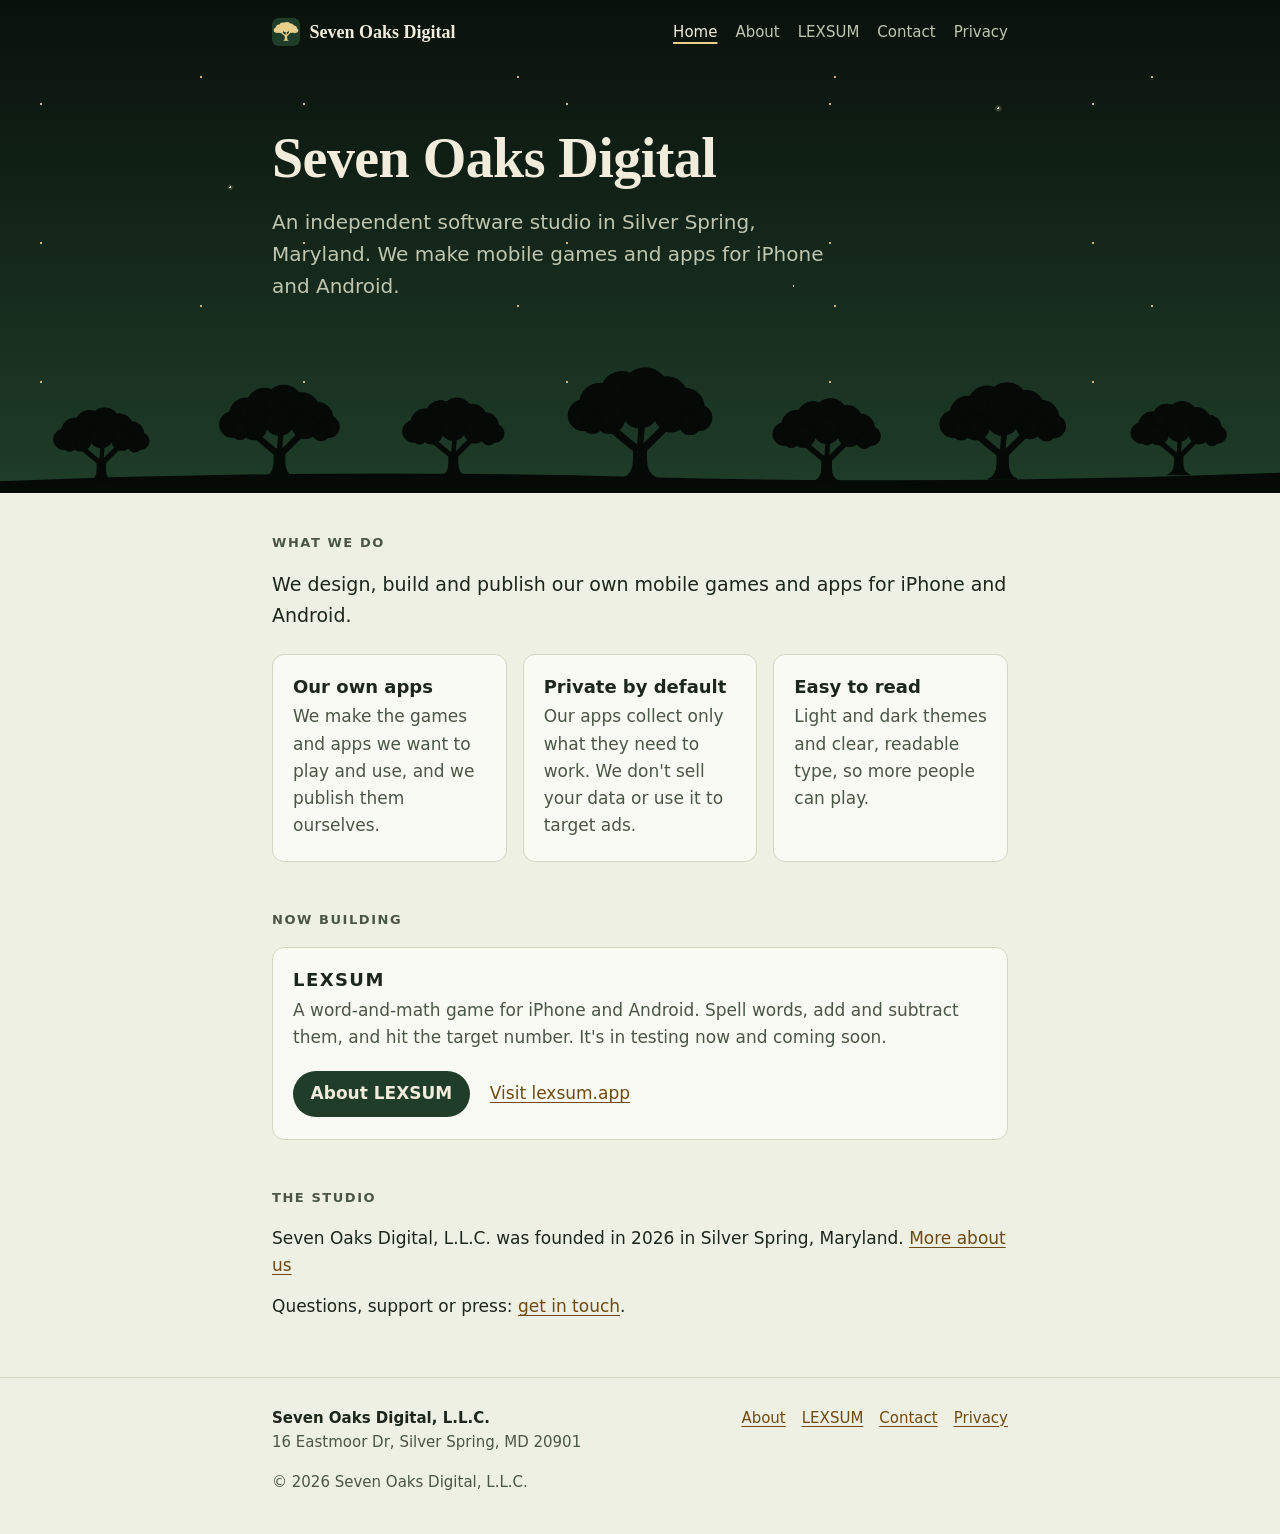
<file: index.html>
<!doctype html>
<html lang="en">
<head>
  <meta charset="utf-8">
  <meta name="viewport" content="width=device-width, initial-scale=1">
  <title>Seven Oaks Digital</title>
  <meta name="description" content="Seven Oaks Digital is an independent software studio in Silver Spring, Maryland. We make mobile games and apps for iPhone and Android, starting with LEXSUM.">
  <meta name="color-scheme" content="light dark">
  <meta name="theme-color" content="#09110b">
  <link rel="icon" href="/favicon.svg" type="image/svg+xml">
  <link rel="canonical" href="https://sevenoaks.digital/">
  <link rel="stylesheet" href="/site.css">
</head>
<body>
  <a class="skip" href="#main">Skip to content</a>

  <header class="sky">
    <div class="wrap topbar">
      <a class="brand" href="/"><img src="/favicon.svg" width="28" height="28" alt="">Seven Oaks Digital</a>
      <nav class="site-nav" aria-label="Main">
        <a href="/" aria-current="page">Home</a>
        <a href="/about/">About</a>
        <a href="/lexsum/">LEXSUM</a>
        <a href="/contact/">Contact</a>
        <a href="/privacy/">Privacy</a>
      </nav>
    </div>
    <div class="wrap sky-inner">
      <h1 class="wordmark">Seven Oaks Digital</h1>
      <p class="tagline">An independent software studio in Silver Spring, Maryland. We make mobile games and apps for iPhone and Android.</p>
    </div>
    <img class="treeline" src="/treeline.svg" width="1200" height="150" alt="">
  </header>

  <main id="main" class="wrap">
    <section aria-labelledby="what-we-do">
      <h2 id="what-we-do">What we do</h2>
      <p class="lead">We design, build and publish our own mobile games and apps for iPhone and Android.</p>
      <ul class="grid" style="margin-top:1.5rem">
        <li class="card">
          <h3>Our own apps</h3>
          <p>We make the games and apps we want to play and use, and we publish them ourselves.</p>
        </li>
        <li class="card">
          <h3>Private by default</h3>
          <p>Our apps collect only what they need to work. We don't sell your data or use it to target ads.</p>
        </li>
        <li class="card">
          <h3>Easy to read</h3>
          <p>Light and dark themes and clear, readable type, so more people can play.</p>
        </li>
      </ul>
    </section>

    <section aria-labelledby="now-building">
      <h2 id="now-building">Now building</h2>
      <article class="card">
        <h3 class="product-name">LEXSUM</h3>
        <p>A word-and-math game for iPhone and Android. Spell words, add and subtract them, and hit the target number. It's in testing now and coming soon.</p>
        <div class="actions">
          <a class="button" href="/lexsum/">About LEXSUM</a>
          <a href="https://lexsum.app/">Visit lexsum.app</a>
        </div>
      </article>
    </section>

    <section aria-labelledby="studio">
      <h2 id="studio">The studio</h2>
      <p>Seven Oaks Digital, L.L.C. was founded in 2026 in Silver Spring, Maryland. <a href="/about/">More about us</a></p>
      <p>Questions, support or press: <a href="/contact/">get in touch</a>.</p>
    </section>
  </main>

  <footer>
    <div class="wrap footer-inner">
      <address class="footer-legal">
        <strong>Seven Oaks Digital, L.L.C.</strong><br>
        16 Eastmoor Dr, Silver Spring, MD 20901
      </address>
      <nav class="footer-nav" aria-label="Footer">
        <a href="/about/">About</a>
        <a href="/lexsum/">LEXSUM</a>
        <a href="/contact/">Contact</a>
        <a href="/privacy/">Privacy</a>
      </nav>
      <p class="copyright">© 2026 Seven Oaks Digital, L.L.C.</p>
    </div>
  </footer>
</body>
</html>
</file>
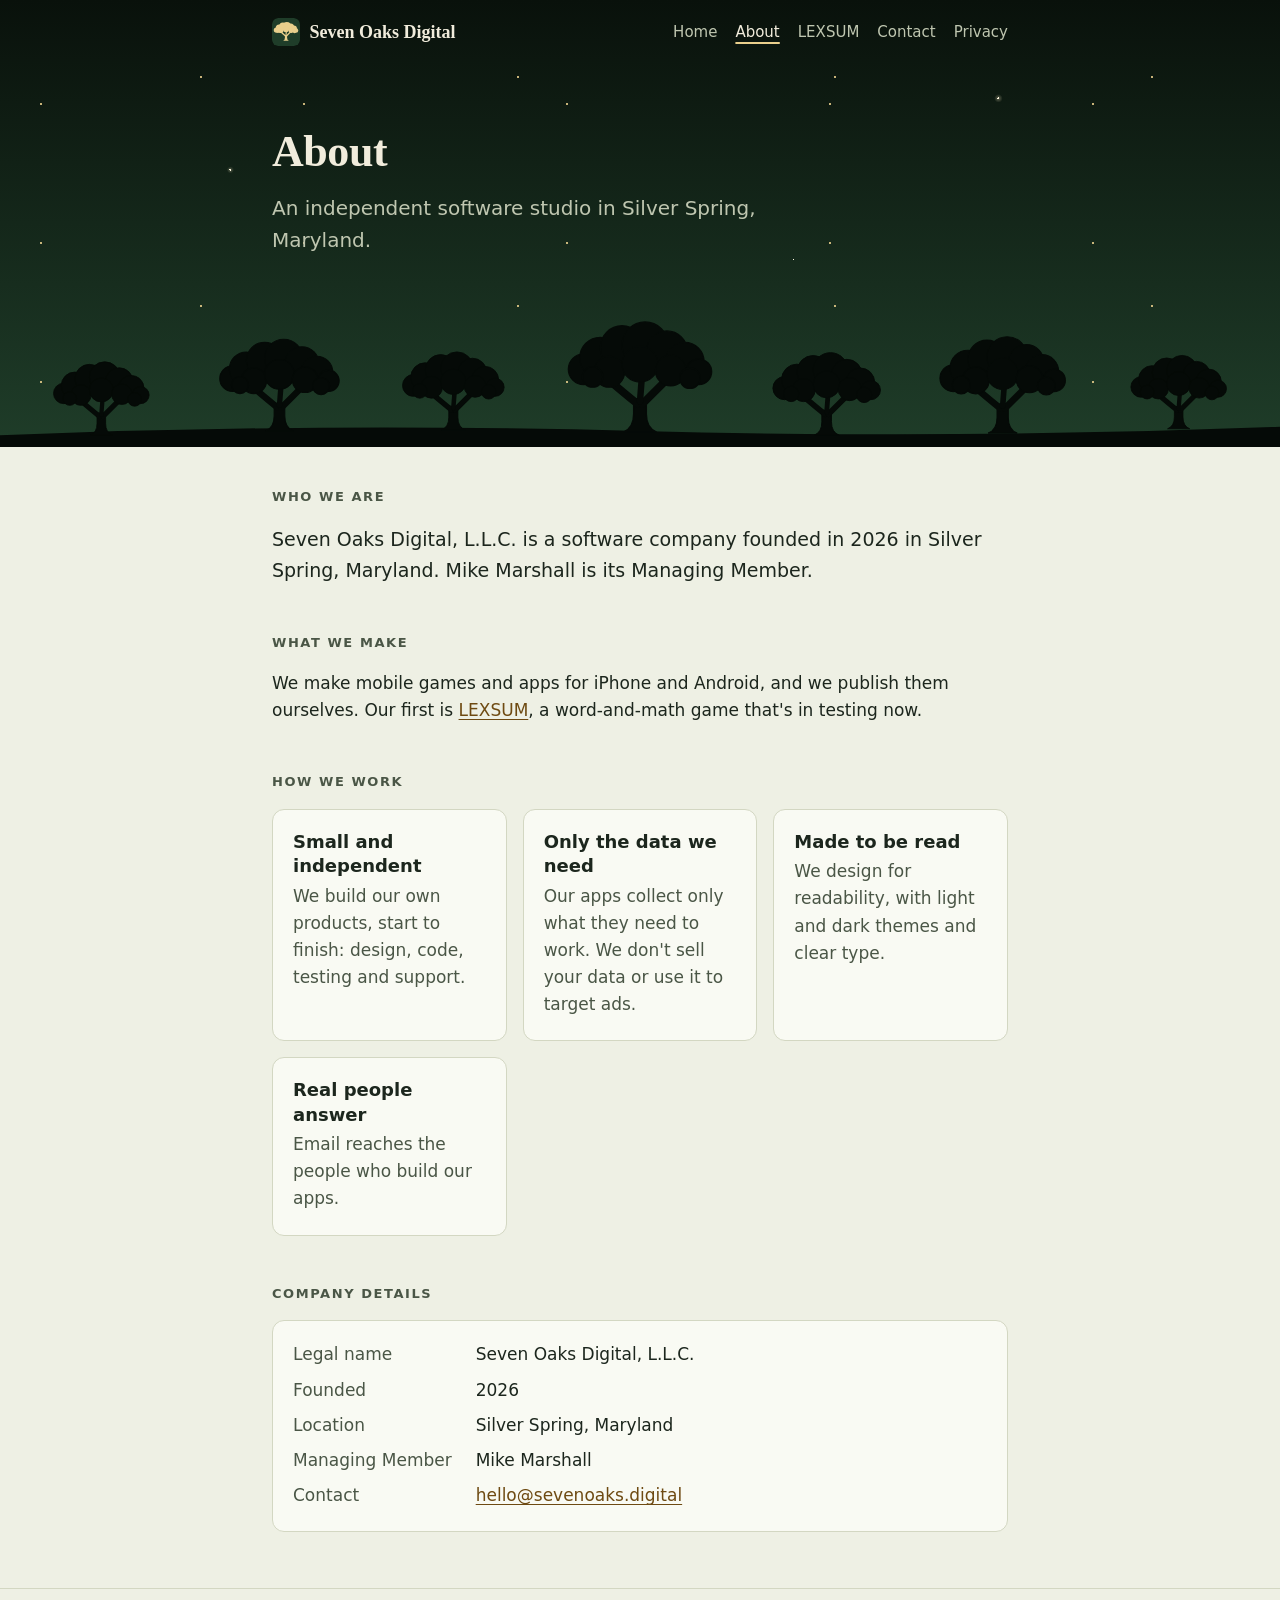
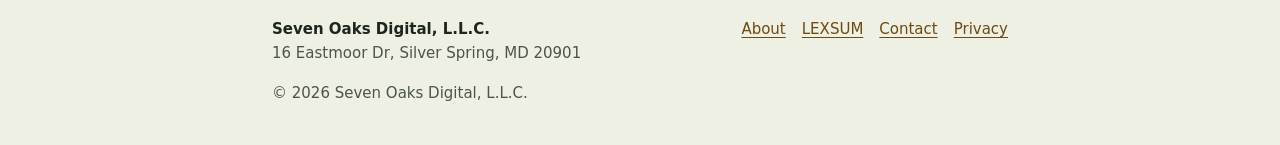
<file: about/index.html>
<!doctype html>
<html lang="en">
<head>
  <meta charset="utf-8">
  <meta name="viewport" content="width=device-width, initial-scale=1">
  <title>About · Seven Oaks Digital</title>
  <meta name="description" content="About Seven Oaks Digital, L.L.C., an independent software studio founded in 2026 in Silver Spring, Maryland.">
  <meta name="color-scheme" content="light dark">
  <meta name="theme-color" content="#09110b">
  <link rel="icon" href="/favicon.svg" type="image/svg+xml">
  <link rel="canonical" href="https://sevenoaks.digital/about/">
  <link rel="stylesheet" href="/site.css">
</head>
<body>
  <a class="skip" href="#main">Skip to content</a>

  <header class="sky">
    <div class="wrap topbar">
      <a class="brand" href="/"><img src="/favicon.svg" width="28" height="28" alt="">Seven Oaks Digital</a>
      <nav class="site-nav" aria-label="Main">
        <a href="/">Home</a>
        <a href="/about/" aria-current="page">About</a>
        <a href="/lexsum/">LEXSUM</a>
        <a href="/contact/">Contact</a>
        <a href="/privacy/">Privacy</a>
      </nav>
    </div>
    <div class="wrap sky-inner">
      <h1 class="page-title">About</h1>
      <p class="tagline">An independent software studio in Silver Spring, Maryland.</p>
    </div>
    <img class="treeline" src="/treeline.svg" width="1200" height="150" alt="">
  </header>

  <main id="main" class="wrap">
    <section aria-labelledby="who">
      <h2 id="who">Who we are</h2>
      <p class="lead">Seven Oaks Digital, L.L.C. is a software company founded in 2026 in Silver Spring, Maryland. Mike Marshall is its Managing Member.</p>
    </section>

    <section aria-labelledby="what">
      <h2 id="what">What we make</h2>
      <p>We make mobile games and apps for iPhone and Android, and we publish them ourselves. Our first is <a href="/lexsum/">LEXSUM</a>, a word-and-math game that's in testing now.</p>
    </section>

    <section aria-labelledby="how">
      <h2 id="how">How we work</h2>
      <ul class="grid">
        <li class="card">
          <h3>Small and independent</h3>
          <p>We build our own products, start to finish: design, code, testing and support.</p>
        </li>
        <li class="card">
          <h3>Only the data we need</h3>
          <p>Our apps collect only what they need to work. We don't sell your data or use it to target ads.</p>
        </li>
        <li class="card">
          <h3>Made to be read</h3>
          <p>We design for readability, with light and dark themes and clear type.</p>
        </li>
        <li class="card">
          <h3>Real people answer</h3>
          <p>Email reaches the people who build our apps.</p>
        </li>
      </ul>
    </section>

    <section aria-labelledby="facts">
      <h2 id="facts">Company details</h2>
      <div class="card">
        <dl class="facts">
          <dt>Legal name</dt><dd>Seven Oaks Digital, L.L.C.</dd>
          <dt>Founded</dt><dd>2026</dd>
          <dt>Location</dt><dd>Silver Spring, Maryland</dd>
          <dt>Managing Member</dt><dd>Mike Marshall</dd>
          <dt>Contact</dt><dd><a href="mailto:hello@sevenoaks.digital">hello@sevenoaks.digital</a></dd>
        </dl>
      </div>
    </section>
  </main>

  <footer>
    <div class="wrap footer-inner">
      <address class="footer-legal">
        <strong>Seven Oaks Digital, L.L.C.</strong><br>
        16 Eastmoor Dr, Silver Spring, MD 20901
      </address>
      <nav class="footer-nav" aria-label="Footer">
        <a href="/about/">About</a>
        <a href="/lexsum/">LEXSUM</a>
        <a href="/contact/">Contact</a>
        <a href="/privacy/">Privacy</a>
      </nav>
      <p class="copyright">© 2026 Seven Oaks Digital, L.L.C.</p>
    </div>
  </footer>
</body>
</html>
</file>
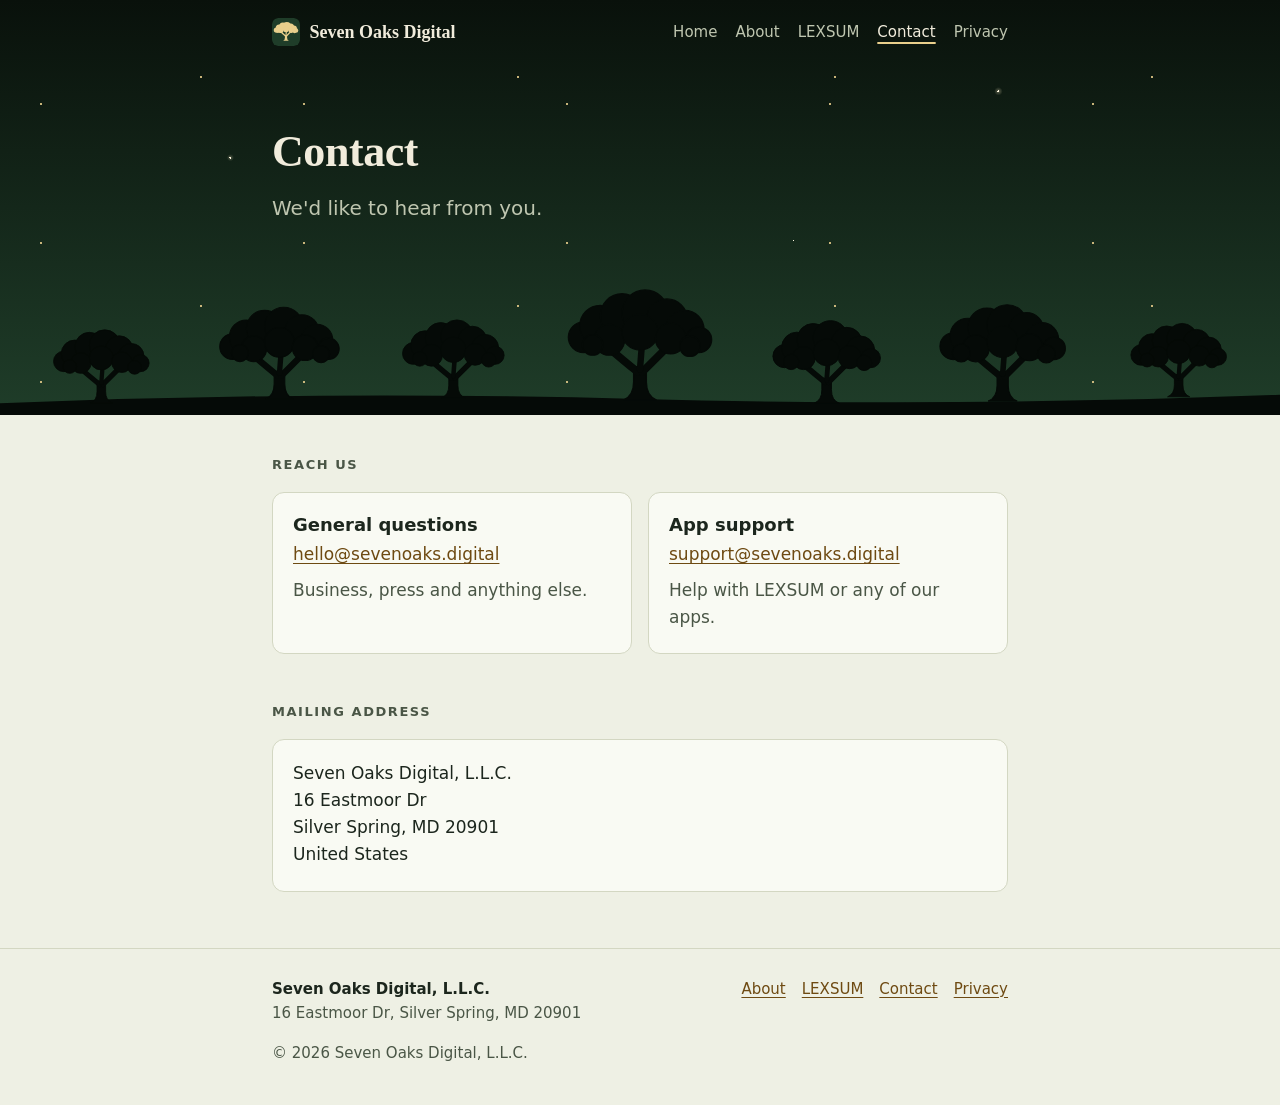
<file: contact/index.html>
<!doctype html>
<html lang="en">
<head>
  <meta charset="utf-8">
  <meta name="viewport" content="width=device-width, initial-scale=1">
  <title>Contact · Seven Oaks Digital</title>
  <meta name="description" content="Contact Seven Oaks Digital, L.L.C. in Silver Spring, Maryland: email and mailing address.">
  <meta name="color-scheme" content="light dark">
  <meta name="theme-color" content="#09110b">
  <link rel="icon" href="/favicon.svg" type="image/svg+xml">
  <link rel="canonical" href="https://sevenoaks.digital/contact/">
  <link rel="stylesheet" href="/site.css">
</head>
<body>
  <a class="skip" href="#main">Skip to content</a>

  <header class="sky">
    <div class="wrap topbar">
      <a class="brand" href="/"><img src="/favicon.svg" width="28" height="28" alt="">Seven Oaks Digital</a>
      <nav class="site-nav" aria-label="Main">
        <a href="/">Home</a>
        <a href="/about/">About</a>
        <a href="/lexsum/">LEXSUM</a>
        <a href="/contact/" aria-current="page">Contact</a>
        <a href="/privacy/">Privacy</a>
      </nav>
    </div>
    <div class="wrap sky-inner">
      <h1 class="page-title">Contact</h1>
      <p class="tagline">We'd like to hear from you.</p>
    </div>
    <img class="treeline" src="/treeline.svg" width="1200" height="150" alt="">
  </header>

  <main id="main" class="wrap">
    <section aria-labelledby="reach-us">
      <h2 id="reach-us">Reach us</h2>
      <ul class="grid">
        <li class="card">
          <h3>General questions</h3>
          <p><a href="mailto:hello@sevenoaks.digital">hello@sevenoaks.digital</a></p>
          <p>Business, press and anything else.</p>
        </li>
        <li class="card">
          <h3>App support</h3>
          <p><a href="mailto:support@sevenoaks.digital">support@sevenoaks.digital</a></p>
          <p>Help with LEXSUM or any of our apps.</p>
        </li>
      </ul>
    </section>

    <section aria-labelledby="mail">
      <h2 id="mail">Mailing address</h2>
      <div class="card">
        <address>
          Seven Oaks Digital, L.L.C.<br>
          16 Eastmoor Dr<br>
          Silver Spring, MD 20901<br>
          United States
        </address>
      </div>
    </section>
  </main>

  <footer>
    <div class="wrap footer-inner">
      <address class="footer-legal">
        <strong>Seven Oaks Digital, L.L.C.</strong><br>
        16 Eastmoor Dr, Silver Spring, MD 20901
      </address>
      <nav class="footer-nav" aria-label="Footer">
        <a href="/about/">About</a>
        <a href="/lexsum/">LEXSUM</a>
        <a href="/contact/">Contact</a>
        <a href="/privacy/">Privacy</a>
      </nav>
      <p class="copyright">© 2026 Seven Oaks Digital, L.L.C.</p>
    </div>
  </footer>
</body>
</html>
</file>
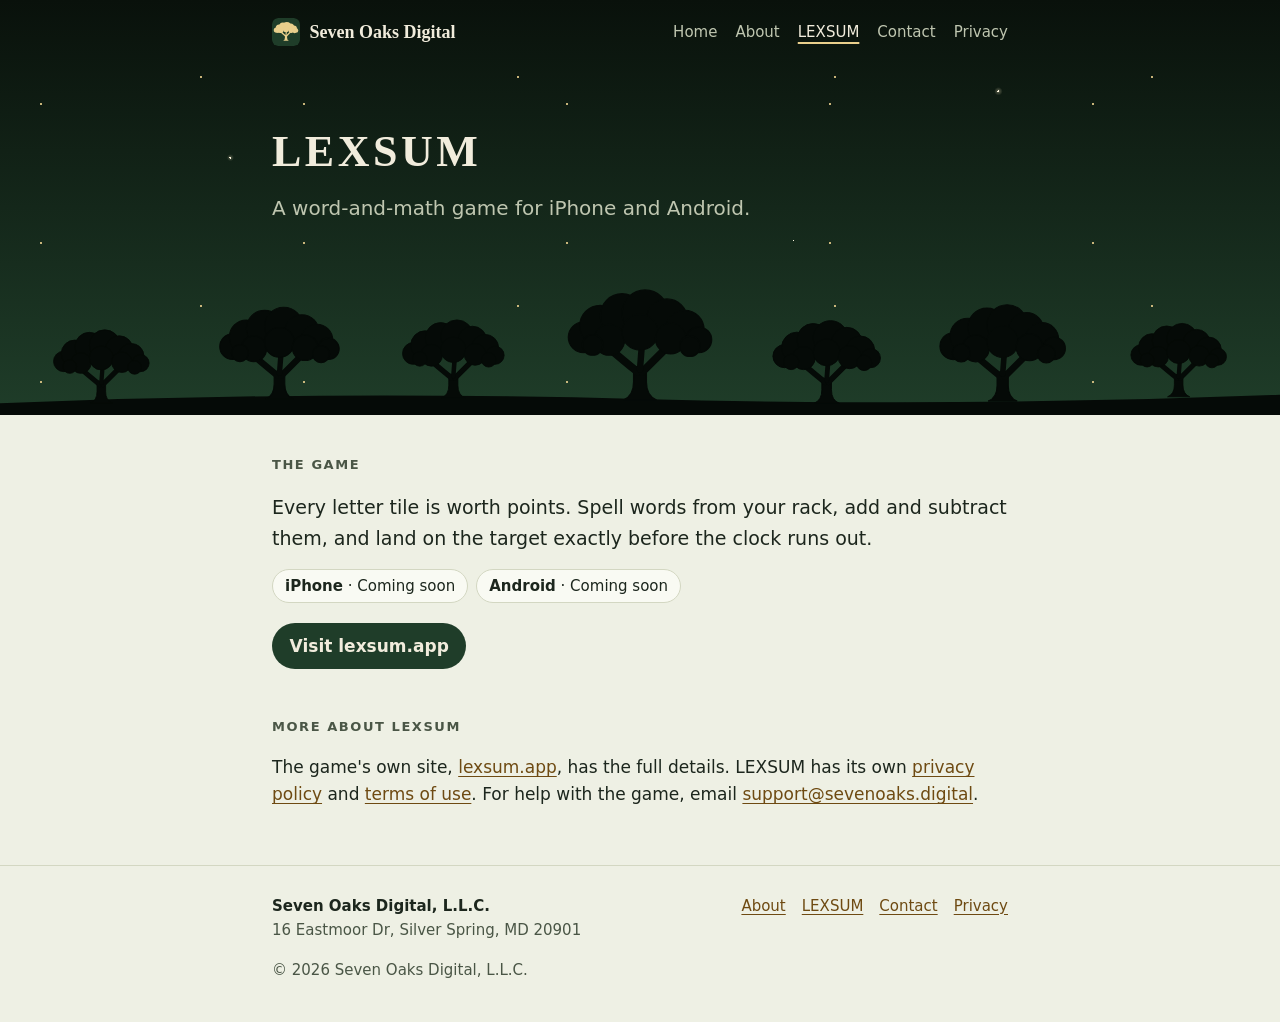
<file: lexsum/index.html>
<!doctype html>
<html lang="en">
<head>
  <meta charset="utf-8">
  <meta name="viewport" content="width=device-width, initial-scale=1">
  <title>LEXSUM · Seven Oaks Digital</title>
  <meta name="description" content="LEXSUM is a word-and-math game for iPhone and Android from Seven Oaks Digital. Spell words, add and subtract them, and hit the target number.">
  <meta name="color-scheme" content="light dark">
  <meta name="theme-color" content="#09110b">
  <link rel="icon" href="/favicon.svg" type="image/svg+xml">
  <link rel="canonical" href="https://sevenoaks.digital/lexsum/">
  <link rel="stylesheet" href="/site.css">
</head>
<body>
  <a class="skip" href="#main">Skip to content</a>

  <header class="sky">
    <div class="wrap topbar">
      <a class="brand" href="/"><img src="/favicon.svg" width="28" height="28" alt="">Seven Oaks Digital</a>
      <nav class="site-nav" aria-label="Main">
        <a href="/">Home</a>
        <a href="/about/">About</a>
        <a href="/lexsum/" aria-current="page">LEXSUM</a>
        <a href="/contact/">Contact</a>
        <a href="/privacy/">Privacy</a>
      </nav>
    </div>
    <div class="wrap sky-inner">
      <h1 class="page-title"><span class="product-name">LEXSUM</span></h1>
      <p class="tagline">A word-and-math game for iPhone and Android.</p>
    </div>
    <img class="treeline" src="/treeline.svg" width="1200" height="150" alt="">
  </header>

  <main id="main" class="wrap">
    <section aria-labelledby="game">
      <h2 id="game">The game</h2>
      <p class="lead">Every letter tile is worth points. Spell words from your rack, add and subtract them, and land on the target exactly before the clock runs out.</p>
      <ul class="status" aria-label="Availability">
        <li><b>iPhone</b> · Coming soon</li>
        <li><b>Android</b> · Coming soon</li>
      </ul>
      <div class="actions">
        <a class="button" href="https://lexsum.app/">Visit lexsum.app</a>
      </div>
    </section>

    <section aria-labelledby="lexsum-links">
      <h2 id="lexsum-links">More about LEXSUM</h2>
      <p>The game's own site, <a href="https://lexsum.app/">lexsum.app</a>, has the full details. LEXSUM has its own <a href="https://lexsum.app/privacy">privacy policy</a> and <a href="https://lexsum.app/terms">terms of use</a>. For help with the game, email <a href="mailto:support@sevenoaks.digital">support@sevenoaks.digital</a>.</p>
    </section>
  </main>

  <footer>
    <div class="wrap footer-inner">
      <address class="footer-legal">
        <strong>Seven Oaks Digital, L.L.C.</strong><br>
        16 Eastmoor Dr, Silver Spring, MD 20901
      </address>
      <nav class="footer-nav" aria-label="Footer">
        <a href="/about/">About</a>
        <a href="/lexsum/">LEXSUM</a>
        <a href="/contact/">Contact</a>
        <a href="/privacy/">Privacy</a>
      </nav>
      <p class="copyright">© 2026 Seven Oaks Digital, L.L.C.</p>
    </div>
  </footer>
</body>
</html>
</file>
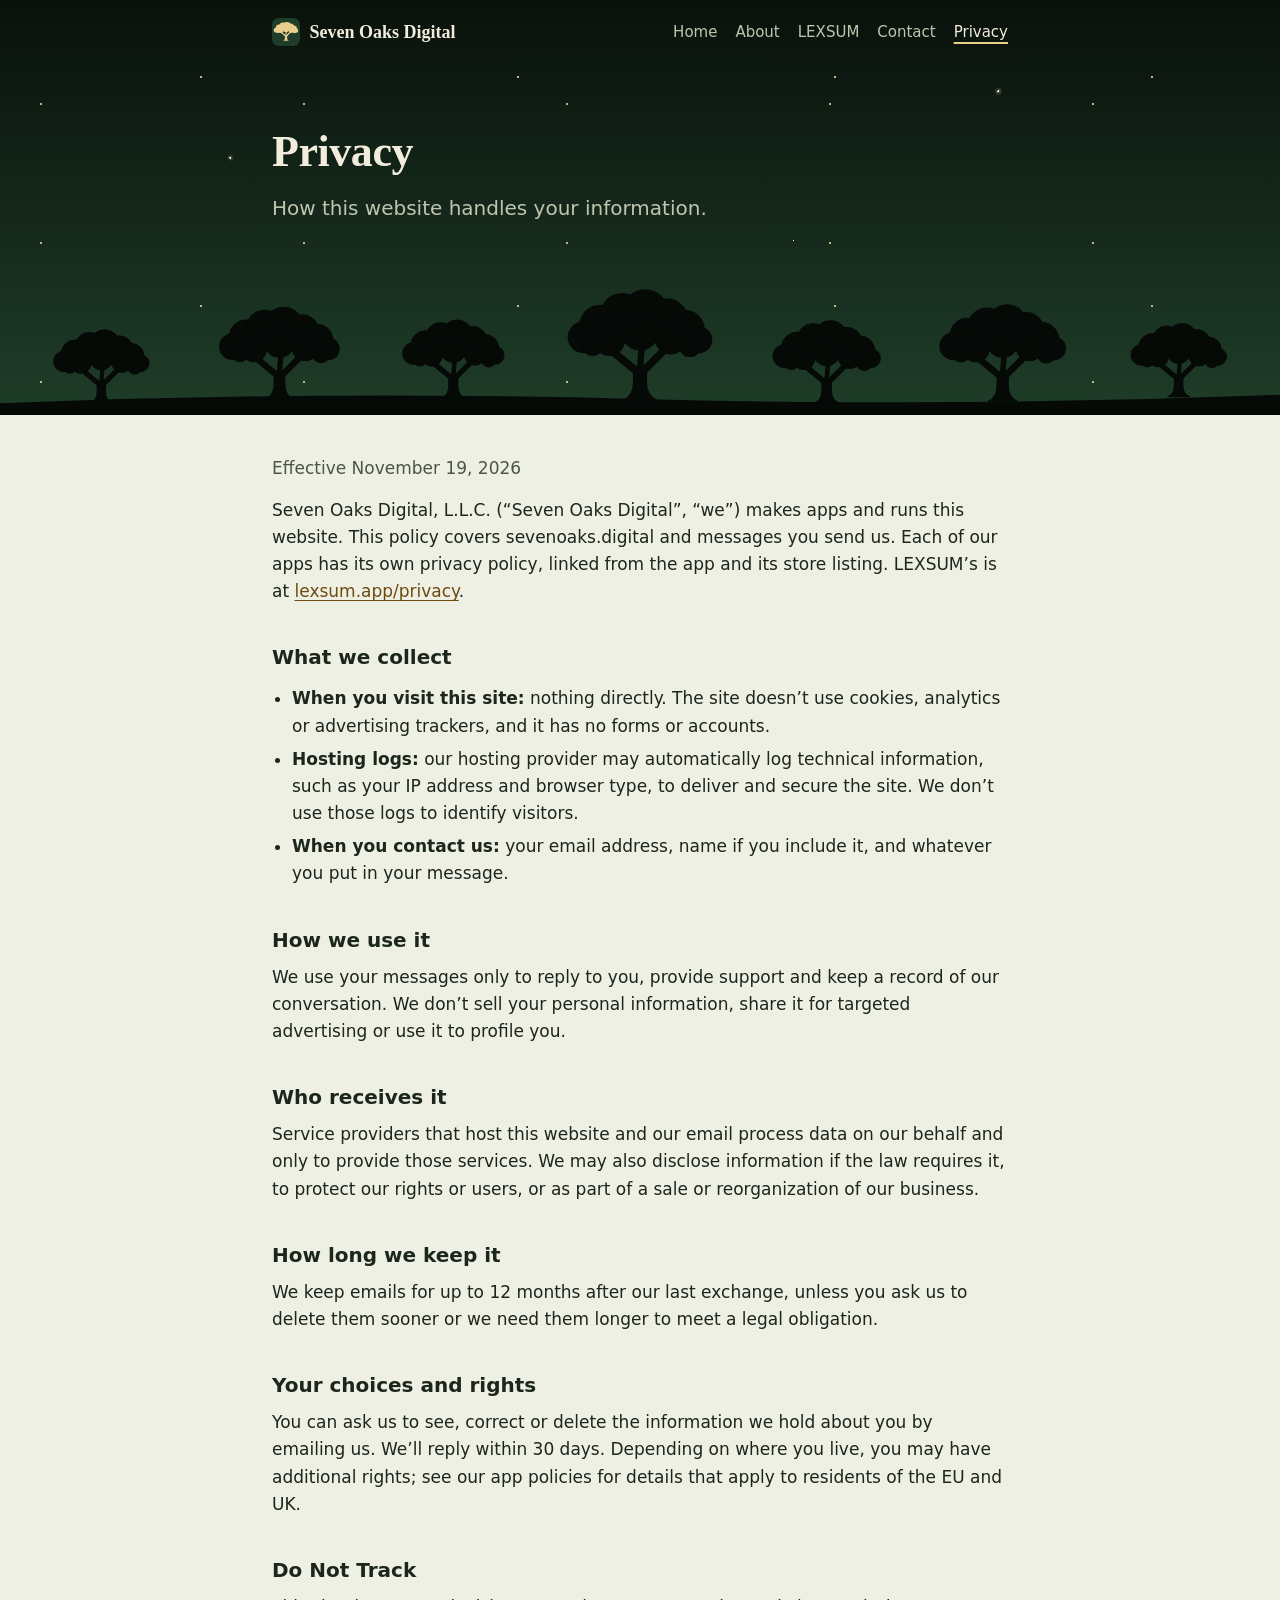
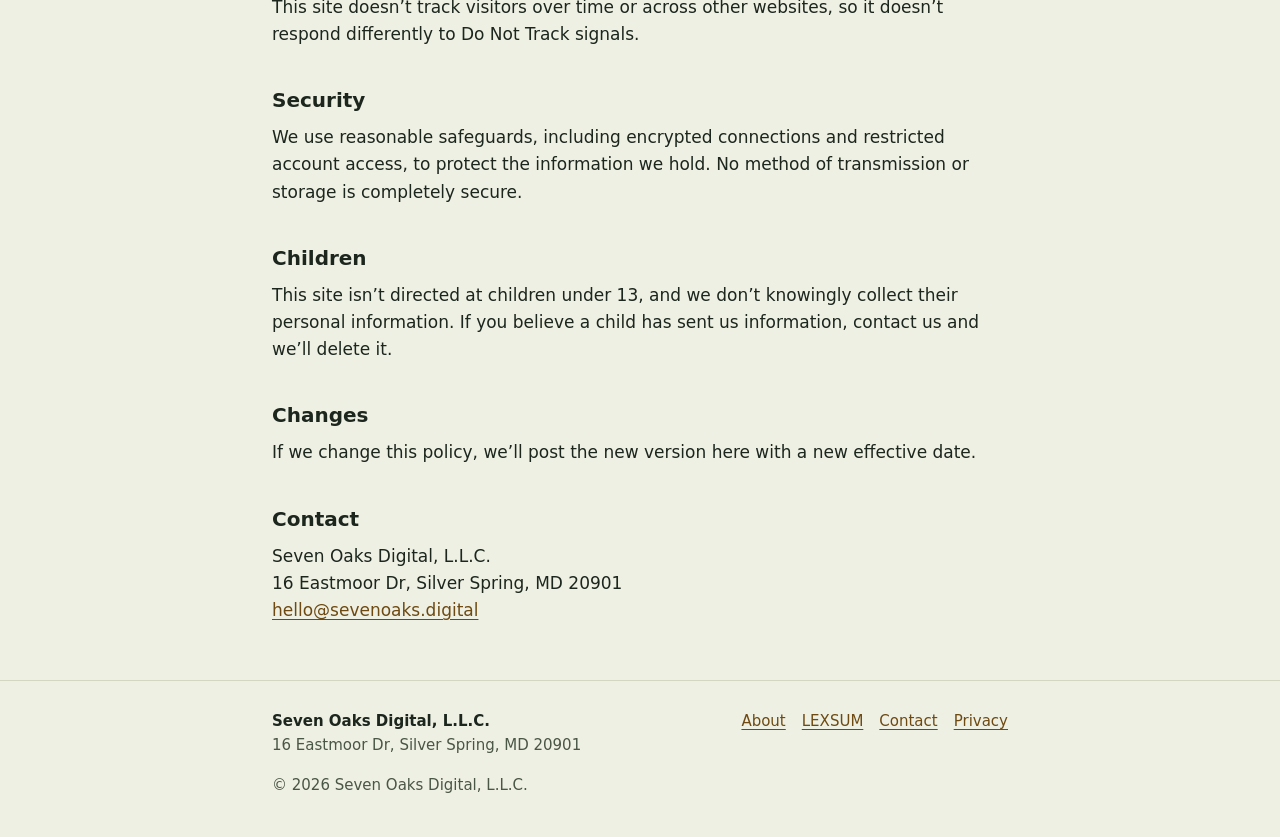
<file: privacy/index.html>
<!doctype html>
<html lang="en">
<head>
  <meta charset="utf-8">
  <meta name="viewport" content="width=device-width, initial-scale=1">
  <title>Privacy · Seven Oaks Digital</title>
  <meta name="description" content="How the Seven Oaks Digital website handles your information: no cookies, no tracking, and what happens when you email us.">
  <meta name="color-scheme" content="light dark">
  <meta name="theme-color" content="#09110b">
  <link rel="icon" href="/favicon.svg" type="image/svg+xml">
  <link rel="canonical" href="https://sevenoaks.digital/privacy/">
  <link rel="stylesheet" href="/site.css">
</head>
<body>
  <a class="skip" href="#main">Skip to content</a>

  <header class="sky">
    <div class="wrap topbar">
      <a class="brand" href="/"><img src="/favicon.svg" width="28" height="28" alt="">Seven Oaks Digital</a>
      <nav class="site-nav" aria-label="Main">
        <a href="/">Home</a>
        <a href="/about/">About</a>
        <a href="/lexsum/">LEXSUM</a>
        <a href="/contact/">Contact</a>
        <a href="/privacy/" aria-current="page">Privacy</a>
      </nav>
    </div>
    <div class="wrap sky-inner">
      <h1 class="page-title">Privacy</h1>
      <p class="tagline">How this website handles your information.</p>
    </div>
    <img class="treeline" src="/treeline.svg" width="1200" height="150" alt="">
  </header>

  <main id="main" class="wrap">
    <div class="prose">
    <section>
      <p class="muted">Effective November 19, 2026</p>
      <p>Seven Oaks Digital, L.L.C. (&ldquo;Seven Oaks Digital&rdquo;, &ldquo;we&rdquo;) makes apps and runs this website. This policy covers sevenoaks.digital and messages you send us. Each of our apps has its own privacy policy, linked from the app and its store listing. LEXSUM&rsquo;s is at <a href="https://lexsum.app/privacy">lexsum.app/privacy</a>.</p>
    </section>

    <section aria-labelledby="collect">
      <h2 id="collect">What we collect</h2>
      <ul>
        <li><strong>When you visit this site:</strong> nothing directly. The site doesn&rsquo;t use cookies, analytics or advertising trackers, and it has no forms or accounts.</li>
        <li><strong>Hosting logs:</strong> our hosting provider may automatically log technical information, such as your IP address and browser type, to deliver and secure the site. We don&rsquo;t use those logs to identify visitors.</li>
        <li><strong>When you contact us:</strong> your email address, name if you include it, and whatever you put in your message.</li>
      </ul>
    </section>

    <section aria-labelledby="use">
      <h2 id="use">How we use it</h2>
      <p>We use your messages only to reply to you, provide support and keep a record of our conversation. We don&rsquo;t sell your personal information, share it for targeted advertising or use it to profile you.</p>
    </section>

    <section aria-labelledby="recipients">
      <h2 id="recipients">Who receives it</h2>
      <p>Service providers that host this website and our email process data on our behalf and only to provide those services. We may also disclose information if the law requires it, to protect our rights or users, or as part of a sale or reorganization of our business.</p>
    </section>

    <section aria-labelledby="retention">
      <h2 id="retention">How long we keep it</h2>
      <p>We keep emails for up to 12 months after our last exchange, unless you ask us to delete them sooner or we need them longer to meet a legal obligation.</p>
    </section>

    <section aria-labelledby="rights">
      <h2 id="rights">Your choices and rights</h2>
      <p>You can ask us to see, correct or delete the information we hold about you by emailing us. We&rsquo;ll reply within 30 days. Depending on where you live, you may have additional rights; see our app policies for details that apply to residents of the EU and UK.</p>
    </section>

    <section aria-labelledby="dnt">
      <h2 id="dnt">Do Not Track</h2>
      <p>This site doesn&rsquo;t track visitors over time or across other websites, so it doesn&rsquo;t respond differently to Do Not Track signals.</p>
    </section>

    <section aria-labelledby="security">
      <h2 id="security">Security</h2>
      <p>We use reasonable safeguards, including encrypted connections and restricted account access, to protect the information we hold. No method of transmission or storage is completely secure.</p>
    </section>

    <section aria-labelledby="children">
      <h2 id="children">Children</h2>
      <p>This site isn&rsquo;t directed at children under 13, and we don&rsquo;t knowingly collect their personal information. If you believe a child has sent us information, contact us and we&rsquo;ll delete it.</p>
    </section>

    <section aria-labelledby="changes">
      <h2 id="changes">Changes</h2>
      <p>If we change this policy, we&rsquo;ll post the new version here with a new effective date.</p>
    </section>

    <section aria-labelledby="contact">
      <h2 id="contact">Contact</h2>
      <p>Seven Oaks Digital, L.L.C.<br>
      16 Eastmoor Dr, Silver Spring, MD 20901<br>
      <a href="mailto:hello@sevenoaks.digital">hello@sevenoaks.digital</a></p>
    </section>
    </div>
  </main>

  <footer>
    <div class="wrap footer-inner">
      <address class="footer-legal">
        <strong>Seven Oaks Digital, L.L.C.</strong><br>
        16 Eastmoor Dr, Silver Spring, MD 20901
      </address>
      <nav class="footer-nav" aria-label="Footer">
        <a href="/about/">About</a>
        <a href="/lexsum/">LEXSUM</a>
        <a href="/contact/">Contact</a>
        <a href="/privacy/">Privacy</a>
      </nav>
      <p class="copyright">© 2026 Seven Oaks Digital, L.L.C.</p>
    </div>
  </footer>
</body>
</html>
</file>
<file: site.css>
/* Seven Oaks Digital: shared styles for every page. No build step. */

:root {
  /* Oak palette: forest night, bark, moss and acorn gold */
  --sky-top: #09110b;
  --sky-bottom: #1f3d29;
  --sky-text: #f1ecdc;
  --sky-muted: #bfc6b0;
  --star: #e9cf8c;

  --bg: #eef0e4;
  --surface: #f9faf3;
  --border: #d3d7c2;
  --text: #1c261d;
  --muted: #4a5646;
  --link: #6e4a12;
  --button-bg: #1f3d29;
  --button-text: #f1ecdc;

}

@media (prefers-color-scheme: dark) {
  :root {
    --bg: #0f1f14;
    --surface: #162c1e;
    --border: #244730;
    --text: #ebe9dd;
    --muted: #b0b8a3;
    --link: #e3c47c;
    --button-bg: #e3c47c;
    --button-text: #0f1f14;
  }
}

*, *::before, *::after { box-sizing: border-box; }

html { -webkit-text-size-adjust: 100%; }

body {
  margin: 0;
  background: var(--bg);
  color: var(--text);
  font-family: ui-sans-serif, system-ui, -apple-system, "Segoe UI", Roboto, "Helvetica Neue", Arial, sans-serif;
  font-size: 1.0625rem;
  line-height: 1.6;
}

.wrap {
  max-width: 48rem;
  margin: 0 auto;
  padding: 0 16px;
}

.skip {
  position: absolute;
  left: 16px;
  top: -3rem;
  z-index: 10;
  padding: 0.5rem 0.75rem;
  border-radius: 6px;
  background: var(--sky-text);
  color: var(--sky-top);
  font-weight: 600;
}
.skip:focus { top: 0.75rem; }

/* ---------- Night-sky header ---------- */
.sky {
  position: relative;
  color: var(--sky-text);
  background: linear-gradient(180deg, var(--sky-top) 0%, var(--sky-bottom) 100%);
  overflow: hidden;
}

.sky::before {
  content: "";
  position: absolute;
  inset: 0;
  pointer-events: none;
  opacity: 0.85;
  background-image:
    radial-gradient(1px 1px at 12px 18px, var(--star) 50%, transparent 51%),
    radial-gradient(1px 1px at 83px 61px, var(--star) 50%, transparent 51%),
    radial-gradient(1.5px 1.5px at 41px 104px, var(--star) 50%, transparent 51%),
    radial-gradient(1px 1px at 137px 33px, var(--star) 50%, transparent 51%),
    radial-gradient(1px 1px at 168px 121px, var(--star) 50%, transparent 51%),
    radial-gradient(1.5px 1.5px at 201px 77px, var(--star) 50%, transparent 51%);
  background-size: 223px 151px, 197px 173px, 263px 139px, 241px 211px, 281px 163px, 317px 229px;
}

.sky::after {
  /* a few brighter stars with a soft glow */
  content: "";
  position: absolute;
  inset: 0;
  pointer-events: none;
  background-image:
    radial-gradient(2px 2px at 78% 22%, #fff8e1 50%, transparent 51%),
    radial-gradient(6px 6px at 78% 22%, rgba(255, 240, 200, 0.35), transparent 70%),
    radial-gradient(2px 2px at 18% 38%, #fff8e1 50%, transparent 51%),
    radial-gradient(5px 5px at 18% 38%, rgba(255, 240, 200, 0.3), transparent 70%),
    radial-gradient(1.5px 1.5px at 62% 58%, #fff8e1 50%, transparent 51%);
}

.topbar {
  position: relative;
  z-index: 2;
  display: flex;
  flex-wrap: wrap;
  align-items: center;
  justify-content: space-between;
  gap: 0.5rem 1.5rem;
  padding-top: 1rem;
  padding-bottom: 0.5rem;
}

.brand {
  display: inline-flex;
  align-items: center;
  gap: 0.6rem;
  color: var(--sky-text);
  text-decoration: none;
  font-family: ui-serif, "Iowan Old Style", "Palatino Linotype", Palatino, Georgia, serif;
  font-weight: 600;
  font-size: 1.125rem;
}
.brand img { display: block; border-radius: 6px; }

.site-nav {
  display: flex;
  flex-wrap: wrap;
  gap: 0.25rem 1.125rem;
}

.site-nav a {
  padding: 0.25rem 0;
  color: var(--sky-muted);
  text-decoration: none;
  font-size: 0.9375rem;
  font-weight: 500;
}
.site-nav a:hover { color: var(--sky-text); }
.site-nav a[aria-current="page"] {
  color: var(--sky-text);
  text-decoration: underline;
  text-decoration-color: var(--star);
  text-decoration-thickness: 2px;
  text-underline-offset: 0.35em;
}

.sky a:focus-visible {
  outline: 2px solid var(--star);
  outline-offset: 3px;
  border-radius: 3px;
}

.sky-inner {
  position: relative;
  z-index: 1;
  padding-top: clamp(2rem, 7vw, 4.5rem);
  padding-bottom: clamp(1.25rem, 3vw, 2rem);
}

.wordmark,
.page-title {
  margin: 0;
  font-family: ui-serif, "Iowan Old Style", "Palatino Linotype", Palatino, Georgia, serif;
  font-weight: 600;
  line-height: 1.1;
  letter-spacing: -0.01em;
}
.wordmark { font-size: clamp(2.25rem, 8vw, 3.5rem); }
.page-title { font-size: clamp(2rem, 6vw, 2.75rem); }

.tagline {
  margin: 1rem 0 0;
  max-width: 36rem;
  font-size: clamp(1.0625rem, 2.6vw, 1.25rem);
  color: var(--sky-muted);
}

.treeline {
  position: relative;
  z-index: 1;
  display: block;
  width: 100%;
  height: auto;
  margin-bottom: -1px;
}

/* ---------- Main content ---------- */
main.wrap { padding-top: 2.5rem; padding-bottom: 3.5rem; }

section + section { margin-top: 3rem; }

h2 {
  margin: 0 0 1rem;
  font-size: 0.8125rem;
  font-weight: 600;
  letter-spacing: 0.12em;
  text-transform: uppercase;
  color: var(--muted);
}

h3 {
  margin: 0 0 0.25rem;
  font-size: 1.125rem;
  line-height: 1.35;
}

p { margin: 0; }
p + p { margin-top: 0.875rem; }

.lead { font-size: 1.1875rem; }

.muted { color: var(--muted); }

a {
  color: var(--link);
  text-underline-offset: 0.18em;
}
a:hover { text-decoration-thickness: 2px; }
a:focus-visible {
  outline: 2px solid var(--link);
  outline-offset: 3px;
  border-radius: 3px;
}

ul.plain { margin: 0; padding: 0; list-style: none; }

.grid {
  display: grid;
  gap: 1rem;
  grid-template-columns: repeat(auto-fit, minmax(13.5rem, 1fr));
  margin: 0;
  padding: 0;
  list-style: none;
}

.card {
  background: var(--surface);
  border: 1px solid var(--border);
  border-radius: 12px;
  padding: 1.25rem 1.25rem 1.375rem;
}
.card p { color: var(--muted); }
.card p + p { margin-top: 0.5rem; }

.product-name { letter-spacing: 0.08em; }

.actions {
  display: flex;
  flex-wrap: wrap;
  gap: 0.75rem 1.25rem;
  align-items: center;
  margin-top: 1.25rem;
}

.button {
  display: inline-block;
  padding: 0.6rem 1.1rem;
  border-radius: 999px;
  background: var(--button-bg);
  color: var(--button-text);
  font-weight: 600;
  text-decoration: none;
}
.button:hover { text-decoration: underline; }

.status {
  display: flex;
  flex-wrap: wrap;
  gap: 0.5rem;
  margin: 1rem 0 0;
  padding: 0;
  list-style: none;
}
.status li {
  padding: 0.25rem 0.75rem;
  border: 1px solid var(--border);
  border-radius: 999px;
  background: var(--surface);
  font-size: 0.9375rem;
}
.status b { font-weight: 600; }

/* Company facts */
.facts {
  display: grid;
  grid-template-columns: max-content 1fr;
  gap: 0.5rem 1.5rem;
  margin: 0;
}
.facts dt { color: var(--muted); }
.facts dd { margin: 0; }
@media (max-width: 30rem) {
  .facts { grid-template-columns: 1fr; gap: 0; }
  .facts dd + dt { margin-top: 0.75rem; }
}

address { font-style: normal; }

/* Long-form text (privacy) */
.prose h2 {
  margin: 0 0 0.5rem;
  font-size: 1.25rem;
  letter-spacing: 0;
  text-transform: none;
  color: var(--text);
}
.prose section + section { margin-top: 2.25rem; }
.prose ul { margin: 0.75rem 0 0; padding-left: 1.25rem; }
.prose li + li { margin-top: 0.375rem; }

/* ---------- Footer ---------- */
footer {
  border-top: 1px solid var(--border);
  padding: 1.75rem 0 2.5rem;
  color: var(--muted);
  font-size: 0.9375rem;
}
.footer-inner {
  display: flex;
  flex-wrap: wrap;
  justify-content: space-between;
  gap: 1rem 2rem;
}
.footer-nav {
  display: flex;
  flex-wrap: wrap;
  gap: 0.25rem 1rem;
  align-content: flex-start;
}
.footer-legal strong { color: var(--text); font-weight: 600; }
.copyright { width: 100%; }
</file>
